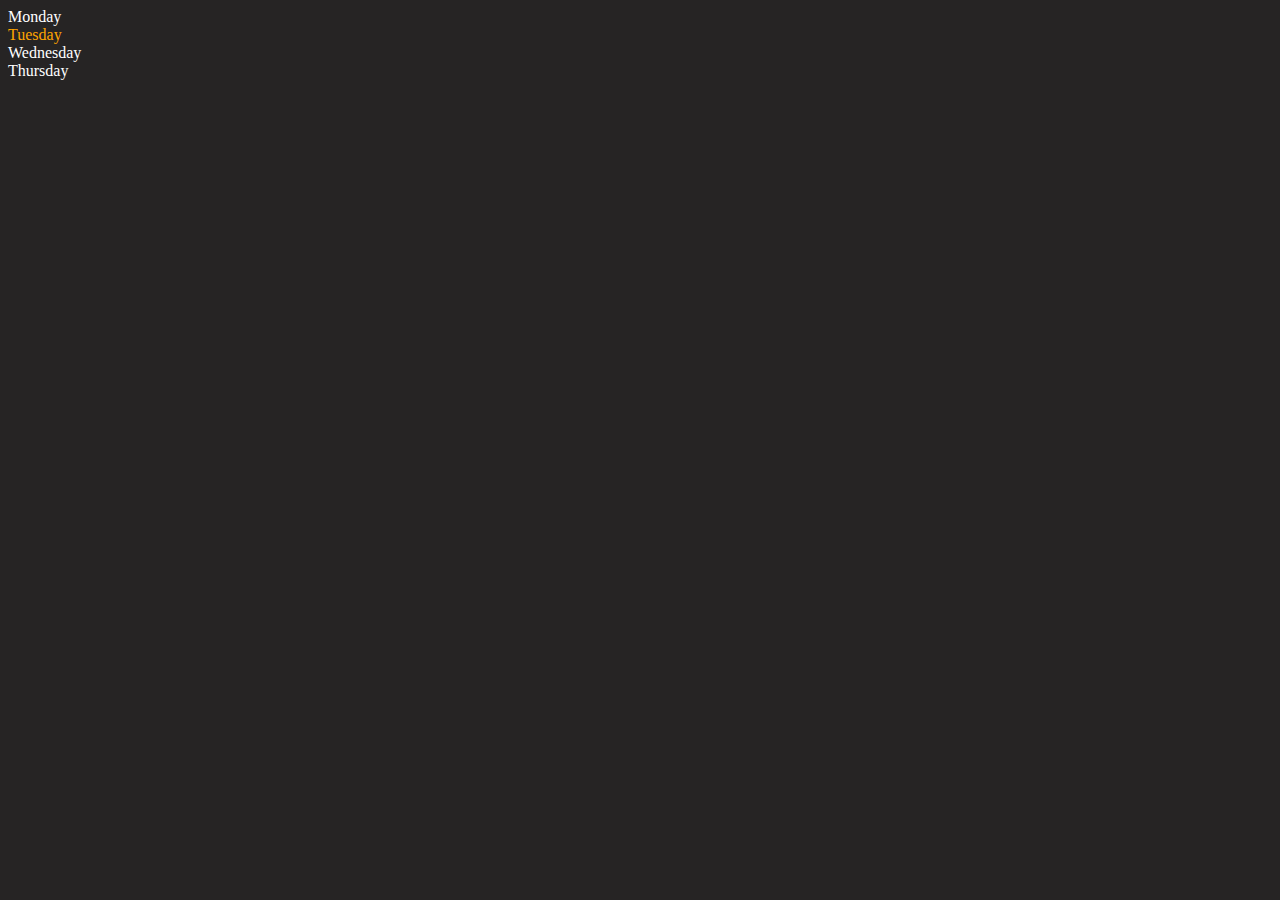
<file: dom/index.html>
<!DOCTYPE html>
<html lang="en">
<head>
    <meta charset="UTF-8">
    <meta name="viewport" content="width=device-width, initial-scale=1.0">
    <title>Document</title>
    <style>
        .bg-black{
            background-color: rgb(38, 36, 36);
            color: #fff;
        }
    </style>
</head>
<body class="bg-black">
    
    <div class="parent">
        <div class="day">Monday</div>
        <div class="day">Tuesday</div>
        <div class="day">Wednesday</div>
        <div class="day">Thursday</div>
    </div>
</body>

<script>
    const parent=document.querySelector('.parent');

    //  for(let i=0;i<parent.children.length;i++){
    //     console.log(parent.children[i].innerHTML)
        
    //  }

     parent.children[1].style.color="orange"

     const day1=document.querySelector('.day')
     console.log(day1.parent);
</script>
</html>
</file>
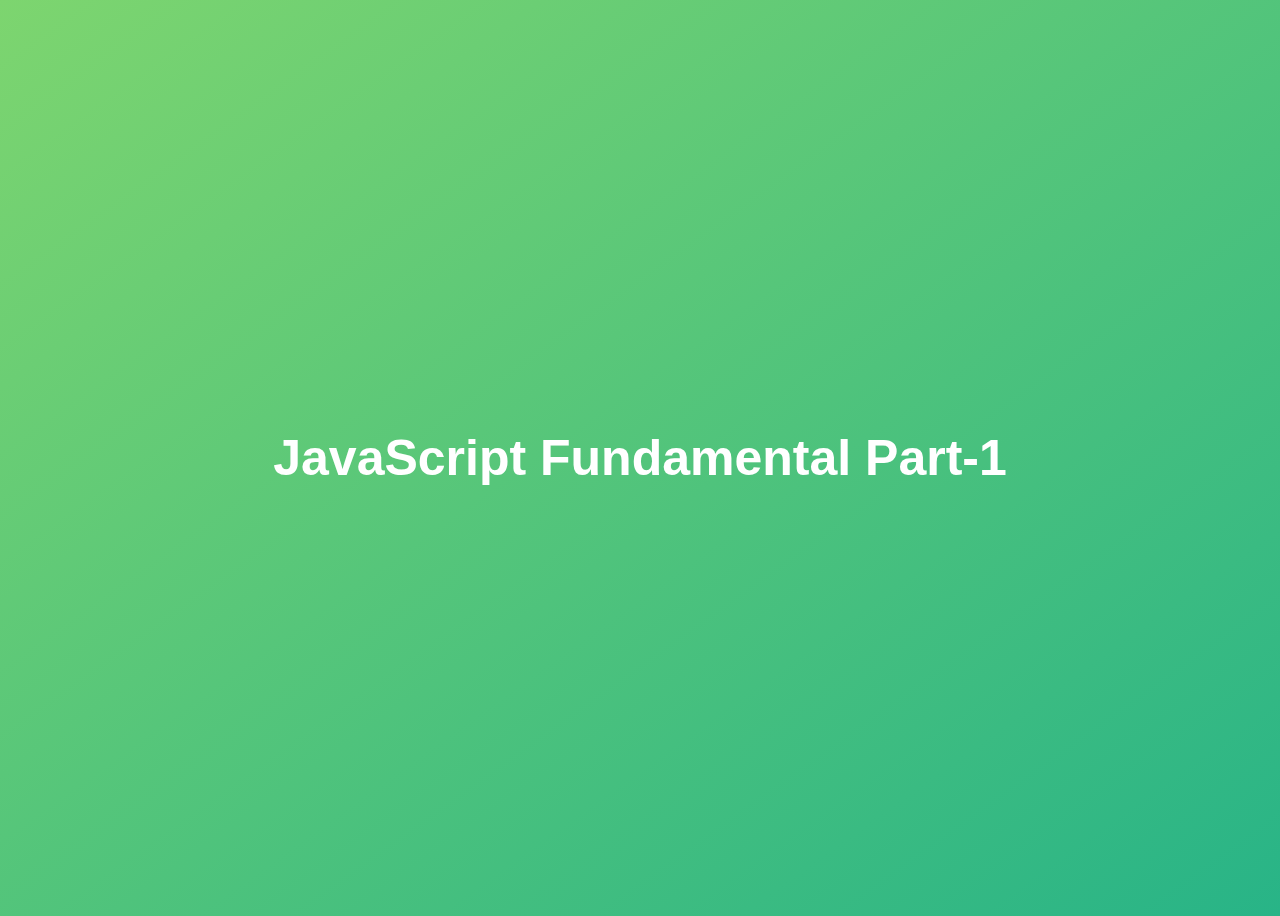
<file: Fundamental Part1/index.html>
<!DOCTYPE html>
<html lang="en">
<head>
    <meta charset="UTF-8">
    <meta name="viewport" content="width=device-width, initial-scale=1.0">
    <title>JavaScript Fundamental Part1</title>
    <style>
        body{
            height: 100vh;
            display: flex;
            align-items: center;
            background: linear-gradient(to top left, #28b487, #7dd56f);
        }
        h1{
            font-family: sans-serif;
            font-size: 50px;
            line-height: 1.3;
            width: 100%;
            padding: 30px;
            text-align: center;
            color: white;
        }
    </style>
</head>
<body>
    <h1>JavaScript Fundamental Part-1</h1>
    <script src="script.js"></script>
</body>
</html>
</file>
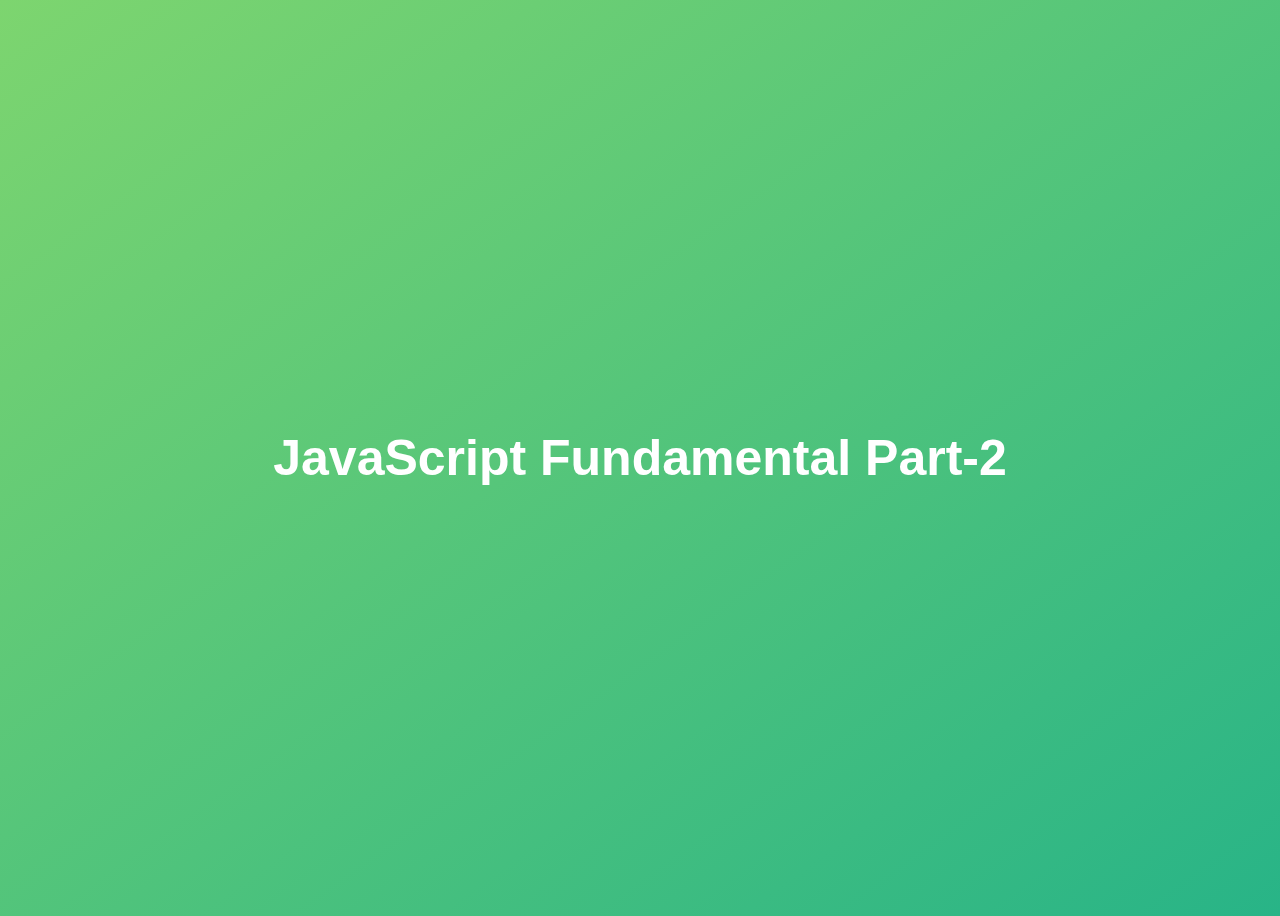
<file: Fundamental Part2/index.html>
<!DOCTYPE html>
<html lang="en">
<head>
    <meta charset="UTF-8">
    <meta name="viewport" content="width=device-width, initial-scale=1.0">
    <title>JavaScript Fundamental Part2</title>
    <style>
        body{
            height: 100vh;
            display: flex;
            align-items: center;
            background: linear-gradient(to top left, #28b487, #7dd56f);
        }
        h1{
            font-family: sans-serif;
            font-size: 50px;
            line-height: 1.3;
            width: 100%;
            padding: 30px;
            text-align: center;
            color: white;
        }
    </style>
</head>
<body>
    <h1>JavaScript Fundamental Part-2</h1>
    <script src="script.js"></script>
</body>
</html>
</file>
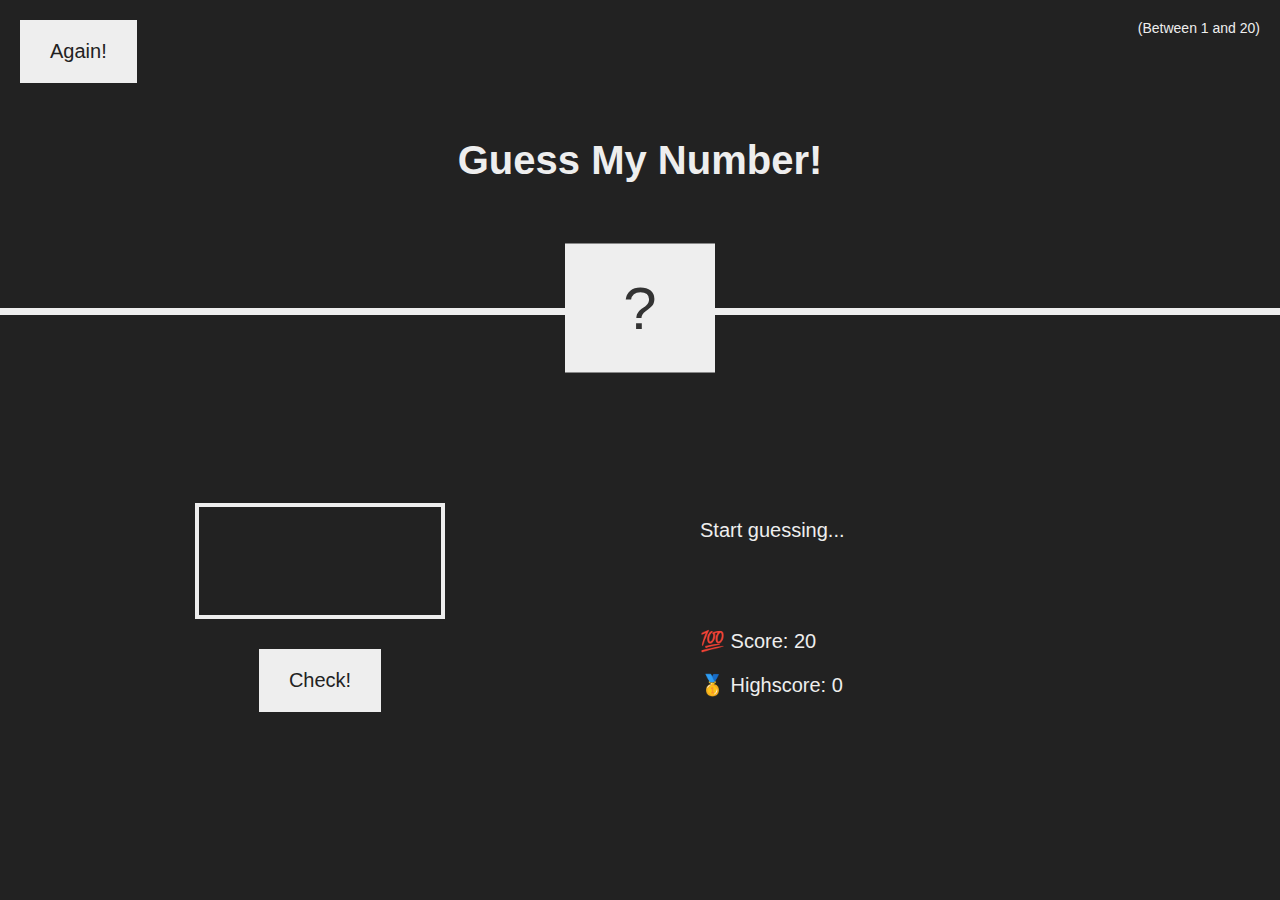
<file: GuessMyNumber/index.html>
<!DOCTYPE html>
<html lang="en">
<head>
    <meta charset="UTF-8">
    <meta name="viewport" content="width=device-width, initial-scale=1.0">
    <title>Guess My Number</title>
    <link rel="stylesheet" href="style.css">
</head>
<body>
    <header>
        <h1>Guess My Number!</h1>
        <p class="between">(Between 1 and 20)</p>
        <button class="btn again">Again!</button>
        <div class="number">?</div>
      </header>
      <main>
        <section class="left">
          <input type="number" class="guess" />
          <button class="btn check">Check!</button>
        </section>
        <section class="right">
          <p class="message">Start guessing...</p>
          <p class="label-score">💯 Score: <span class="score">20</span></p>
          <p class="label-highscore">
            🥇 Highscore: <span class="highscore">0</span>
          </p>
        </section>
      </main>
      <script src="script.js"></script>
</body>
</html>
</file>
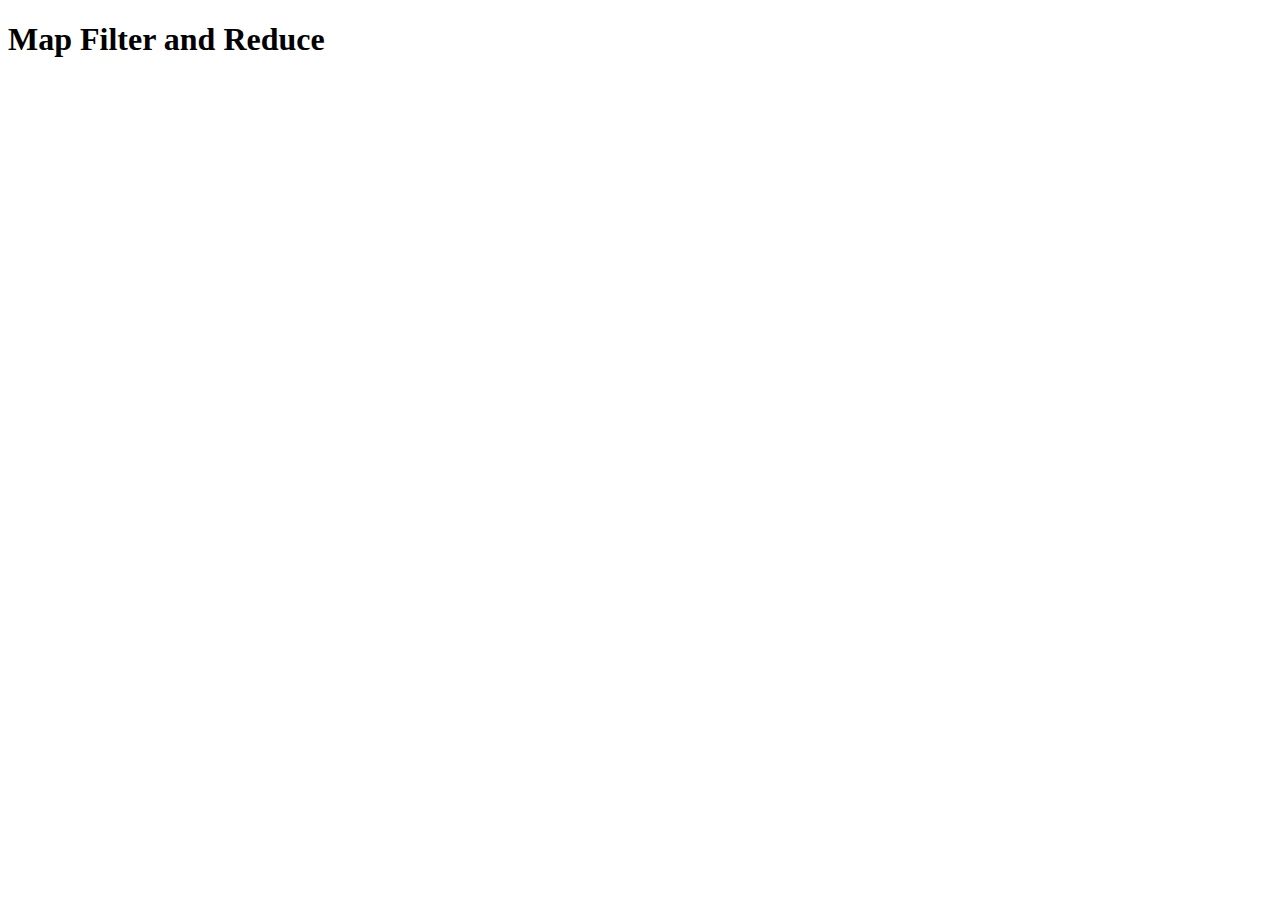
<file: MapFilterReduce/index.html>
<!DOCTYPE html>
<html lang="en">
<head>
    <meta charset="UTF-8">
    <meta name="viewport" content="width=device-width, initial-scale=1.0">
    <title>Document</title>
</head>
<body>
    <h1>Map Filter and Reduce</h1>
    <script>
        let arr=[1,2,3,4,5];
        console.log(arr);
        arr.map((value,)=>{
            console.log(visualViewport)
        })
        consol
    </script>
</body>
</html>
</file>
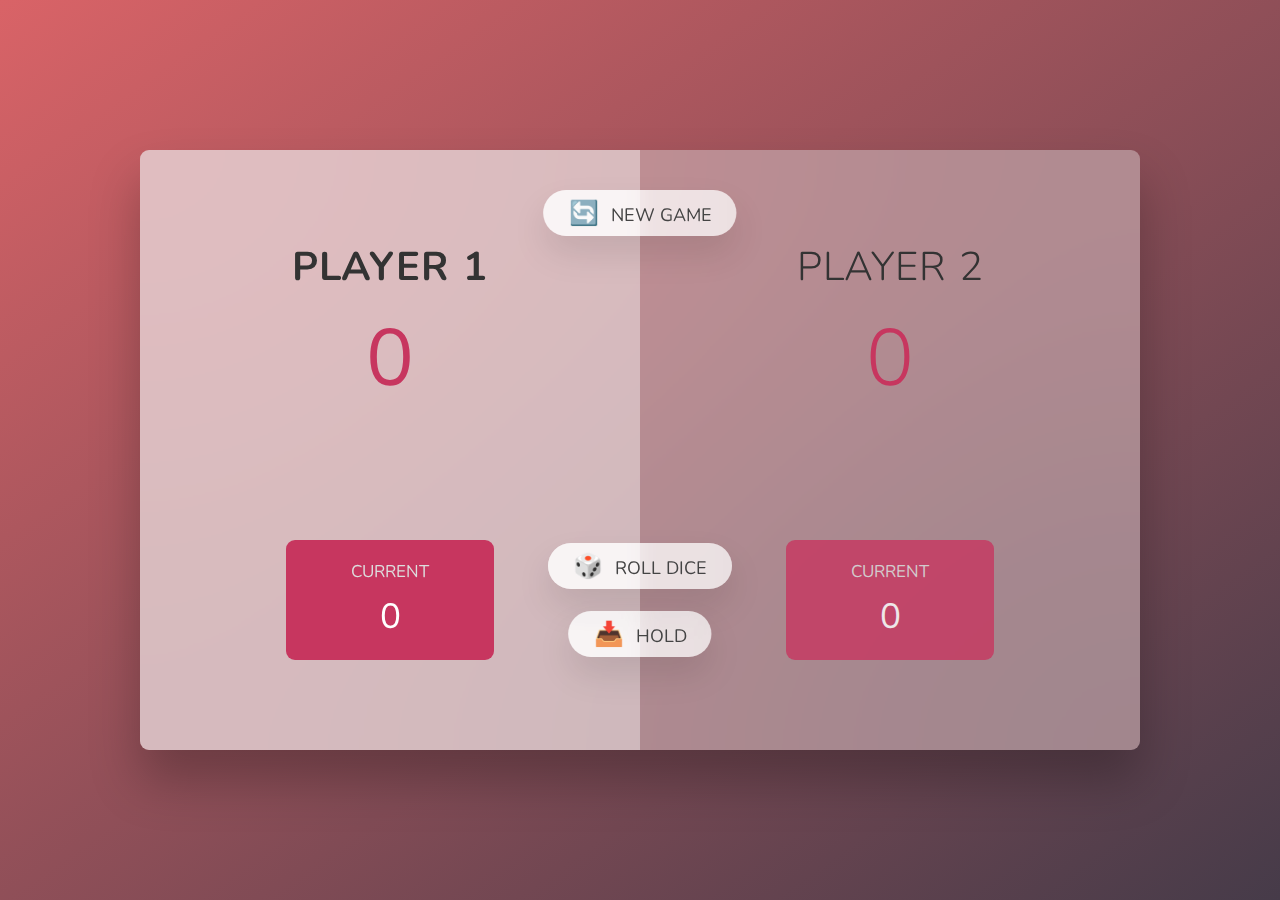
<file: PigGame/index.html>
<!DOCTYPE html>
<html lang="en">
  <head>
    <meta charset="UTF-8" />
    <meta name="viewport" content="width=device-width, initial-scale=1.0" />
    <meta http-equiv="X-UA-Compatible" content="ie=edge" />
    <link rel="stylesheet" href="style.css" />
    <title>Pig Game</title>
  </head>
  <body>
    <main>
      <section class="player player--0 player--active">
        <h2 class="name" id="name--0">Player 1</h2>
        <p class="score" id="score--0"></p>
        <div class="current">
          <p class="current-label">Current</p>
          <p class="current-score" id="current--0">0</p>
        </div>
      </section>
      <section class="player player--1">
        <h2 class="name" id="name--1">Player 2</h2>
        <p class="score" id="score--1"></p>
        <div class="current">
          <p class="current-label">Current</p>
          <p class="current-score" id="current--1">0</p>
        </div>
      </section>

      <img src="dice-5.png" alt="Playing dice" class="dice" />
      <button class="btn btn--new">🔄 New game</button>
      <button class="btn btn--roll">🎲 Roll dice</button>
      <button class="btn btn--hold">📥 Hold</button>
    </main>
    <script src="script.js"></script>
  </body>
</html>
</file>
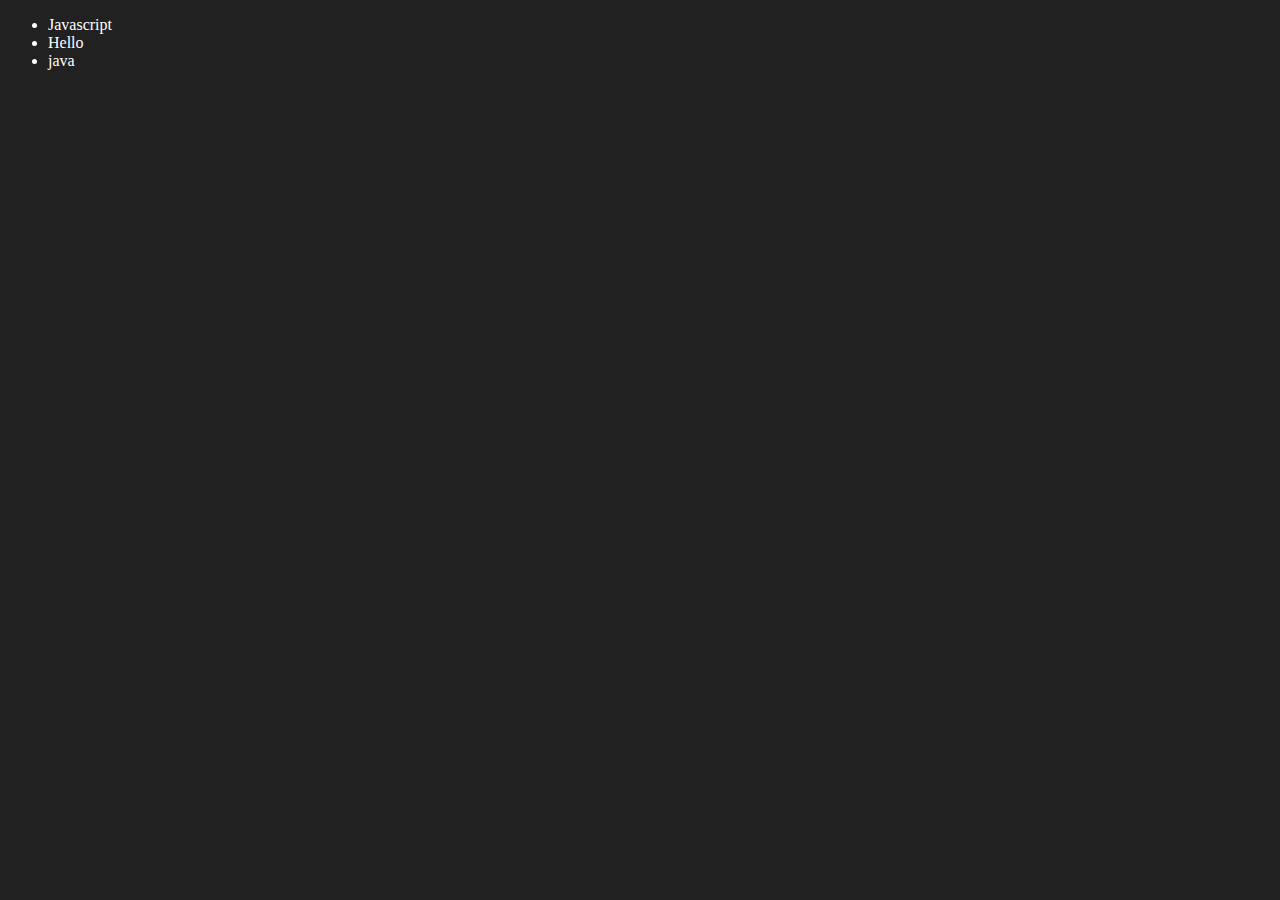
<file: dom/addRemove.html>
<!DOCTYPE html>
<html lang="en">
<head>
    <meta charset="UTF-8">
    <meta name="viewport" content="width=device-width, initial-scale=1.0">
    <title>Document</title>
</head>
<body style="background-color: #212121; color: #fff;">
    <ul class="language">
        <li>Javascript</li>
    </ul>
</body>

<script>

    function addLanguage(langName){
        const li=document.createElement('li');
        li.innerHTML=`${langName}`;
        document.querySelector('.language').appendChild(li);
    }


    addLanguage("python");
    addLanguage("java");
    

    function addOpt(lang){
        const li=document.createElement('li');
        li.appendChild(document.createTextNode(`${lang}`))
        document.querySelector('.language').appendChild(li);
    }

    addOpt("C")


    //edit

    const a=document.querySelector('li:nth-child(2)')
    //a.innerHTML="Mojo"

    const nLi=document.createElement('li')
    nLi.textContent="Hello";
    a.replaceWith(nLi)

    //remove
    const re=document.querySelector('li:last-child')
    re.remove();
</script>

</html>
</file>
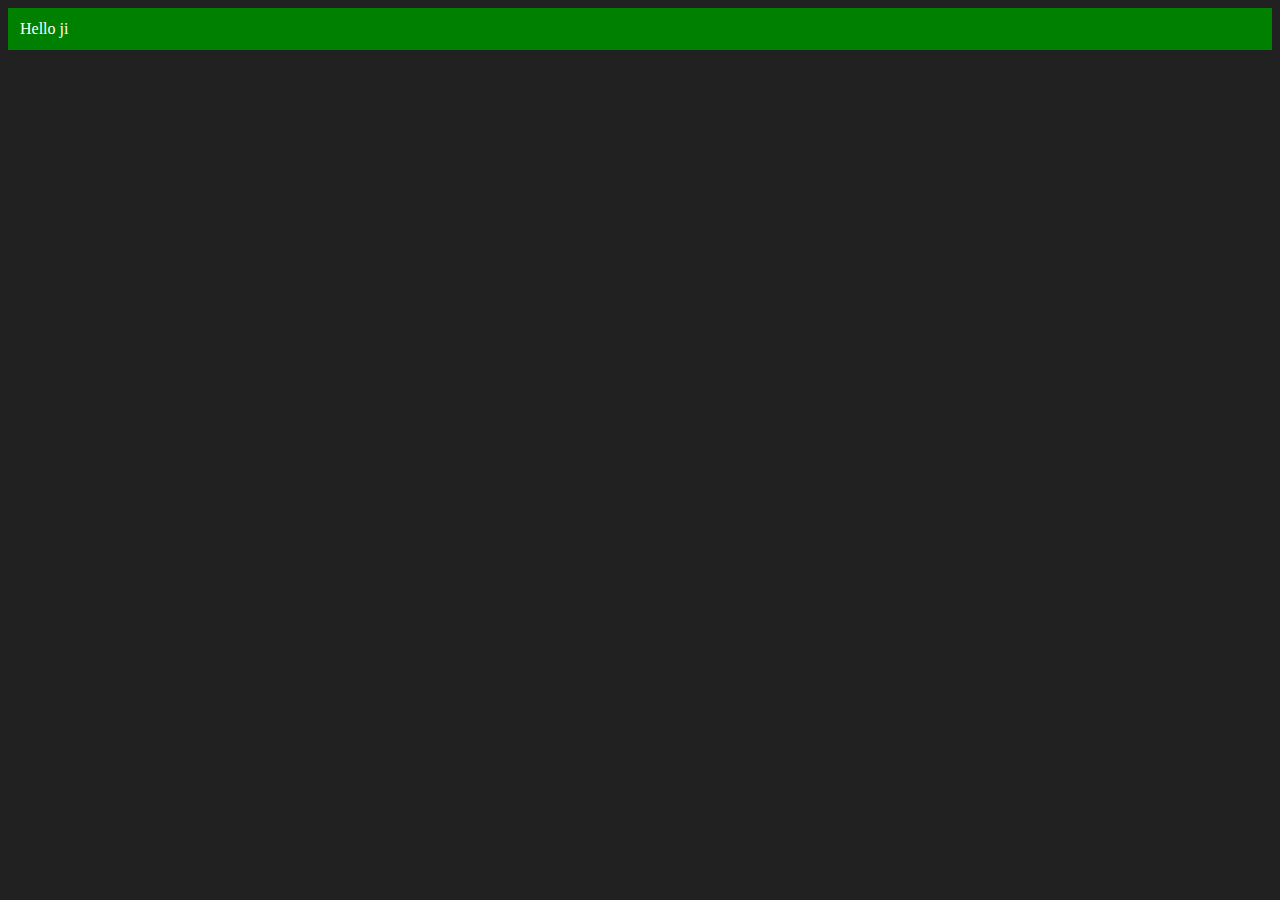
<file: dom/index2.html>
<!DOCTYPE html>
<html lang="en">
<head>
    <meta charset="UTF-8">
    <meta name="viewport" content="width=device-width, initial-scale=1.0">
    <title>Document</title>
</head>
<body style="background-color: #212121; color: #fff;">

    
</body>

<script>
    const div=document.createElement('div')
    console.log(div)
    div.className='main';
    div.id=Math.round(Math.random()*10+1);
    console.log(div.id)
    div.setAttribute("title", "generated title")
    div.style.backgroundColor="green";
    div.style.padding="12px";
    //div.innerText="Hello Ashvani Sharma"
    const add=document.createTextNode("Hello ji")
    div.appendChild(add);
    document.body.appendChild(div)
    
</script>
</html>
</file>
<file: GuessMyNumber/style.css>
* {
  margin: 0;
  padding: 0;
  box-sizing: inherit;
}

html {
  font-size: 62.5%;
  box-sizing: border-box;
}

body {
  font-family: 'Press Start 2P', sans-serif;
  color: #eee;
  background-color: #222;
}


header {
  position: relative;
  height: 35vh;
  border-bottom: 7px solid #eee;
}

main {
  height: 65vh;
  color: #eee;
  display: flex;
  align-items: center;
  justify-content: space-around;
}

.left {
  width: 52rem;
  display: flex;
  flex-direction: column;
  align-items: center;
}

.right {
  width: 52rem;
  font-size: 2rem;
}


h1 {
  font-size: 4rem;
  text-align: center;
  position: absolute;
  width: 100%;
  top: 52%;
  left: 50%;
  transform: translate(-50%, -50%);
}

.number {
  background: #eee;
  color: #333;
  font-size: 6rem;
  width: 15rem;
  padding: 3rem 0rem;
  text-align: center;
  position: absolute;
  bottom: 0;
  left: 50%;
  transform: translate(-50%, 50%);
}

.between {
  font-size: 1.4rem;
  position: absolute;
  top: 2rem;
  right: 2rem;
}

.again {
  position: absolute;
  top: 2rem;
  left: 2rem;
}

.guess {
  background: none;
  border: 4px solid #eee;
  font-family: inherit;
  color: inherit;
  font-size: 5rem;
  padding: 2.5rem;
  width: 25rem;
  text-align: center;
  display: block;
  margin-bottom: 3rem;
}

.btn {
  border: none;
  background-color: #eee;
  color: #222;
  font-size: 2rem;
  font-family: inherit;
  padding: 2rem 3rem;
  cursor: pointer;
}

.btn:hover {
  background-color: #ccc;
}

.message {
  margin-bottom: 8rem;
  height: 3rem;
}

.label-score {
  margin-bottom: 2rem;
}
</file>
<file: PigGame/style.css>
@import url('https://fonts.googleapis.com/css2?family=Nunito&display=swap');

* {
  margin: 0;
  padding: 0;
  box-sizing: inherit;
}

html {
  font-size: 62.5%;
  box-sizing: border-box;
}

body {
  font-family: 'Nunito', sans-serif;
  font-weight: 400;
  height: 100vh;
  color: #333;
  background-image: linear-gradient(to top left, #463b49 0%, #d96367 100%);
  display: flex;
  align-items: center;
  justify-content: center;
}

/* LAYOUT */
main {
  position: relative;
  width: 100rem;
  height: 60rem;
  background-color: rgba(255, 255, 255, 0.35);
  backdrop-filter: blur(200px);
  filter: blur();
  box-shadow: 0 3rem 5rem rgba(0, 0, 0, 0.25);
  border-radius: 9px;
  overflow: hidden;
  display: flex;
}

.player {
  flex: 50%;
  padding: 9rem;
  display: flex;
  flex-direction: column;
  align-items: center;
  transition: all 0.75s;
}

/* ELEMENTS */
.name {
  position: relative;
  font-size: 4rem;
  text-transform: uppercase;
  letter-spacing: 1px;
  word-spacing: 2px;
  font-weight: 300;
  margin-bottom: 1rem;
}

.score {
  font-size: 8rem;
  font-weight: 300;
  color: #c7365f;
  margin-bottom: auto;
}

.player--active {
  background-color: rgba(255, 255, 255, 0.4);
}
.player--active .name {
  font-weight: 700;
}
.player--active .score {
  font-weight: 400;
}

.player--active .current {
  opacity: 1;
}

.current {
  background-color: #c7365f;
  opacity: 0.8;
  border-radius: 9px;
  color: #fff;
  width: 65%;
  padding: 2rem;
  text-align: center;
  transition: all 0.75s;
}

.current-label {
  text-transform: uppercase;
  margin-bottom: 1rem;
  font-size: 1.7rem;
  color: #ddd;
}

.current-score {
  font-size: 3.5rem;
}

/* ABSOLUTE POSITIONED ELEMENTS */
.btn {
  position: absolute;
  left: 50%;
  transform: translateX(-50%);
  color: #444;
  background: none;
  border: none;
  font-family: inherit;
  font-size: 1.8rem;
  text-transform: uppercase;
  cursor: pointer;
  font-weight: 400;
  transition: all 0.2s;

  background-color: white;
  background-color: rgba(255, 255, 255, 0.6);
  backdrop-filter: blur(10px);

  padding: 0.7rem 2.5rem;
  border-radius: 50rem;
  box-shadow: 0 1.75rem 3.5rem rgba(0, 0, 0, 0.1);
}

.btn::first-letter {
  font-size: 2.4rem;
  display: inline-block;
  margin-right: 0.7rem;
}

.btn--new {
  top: 4rem;
}
.btn--roll {
  top: 39.3rem;
}
.btn--hold {
  top: 46.1rem;
}

.btn:active {
  transform: translate(-50%, 3px);
  box-shadow: 0 1rem 2rem rgba(0, 0, 0, 0.15);
}

.btn:focus {
  outline: none;
}

.dice {
  position: absolute;
  left: 50%;
  top: 16.5rem;
  transform: translateX(-50%);
  height: 10rem;
  box-shadow: 0 2rem 5rem rgba(0, 0, 0, 0.2);
}

.player--winner {
  background-color: #2f2f2f;
}

.player--winner .name {
  font-weight: 700;
  color: #c7365f;
}

.hidden {
  display: none;
}
</file>
